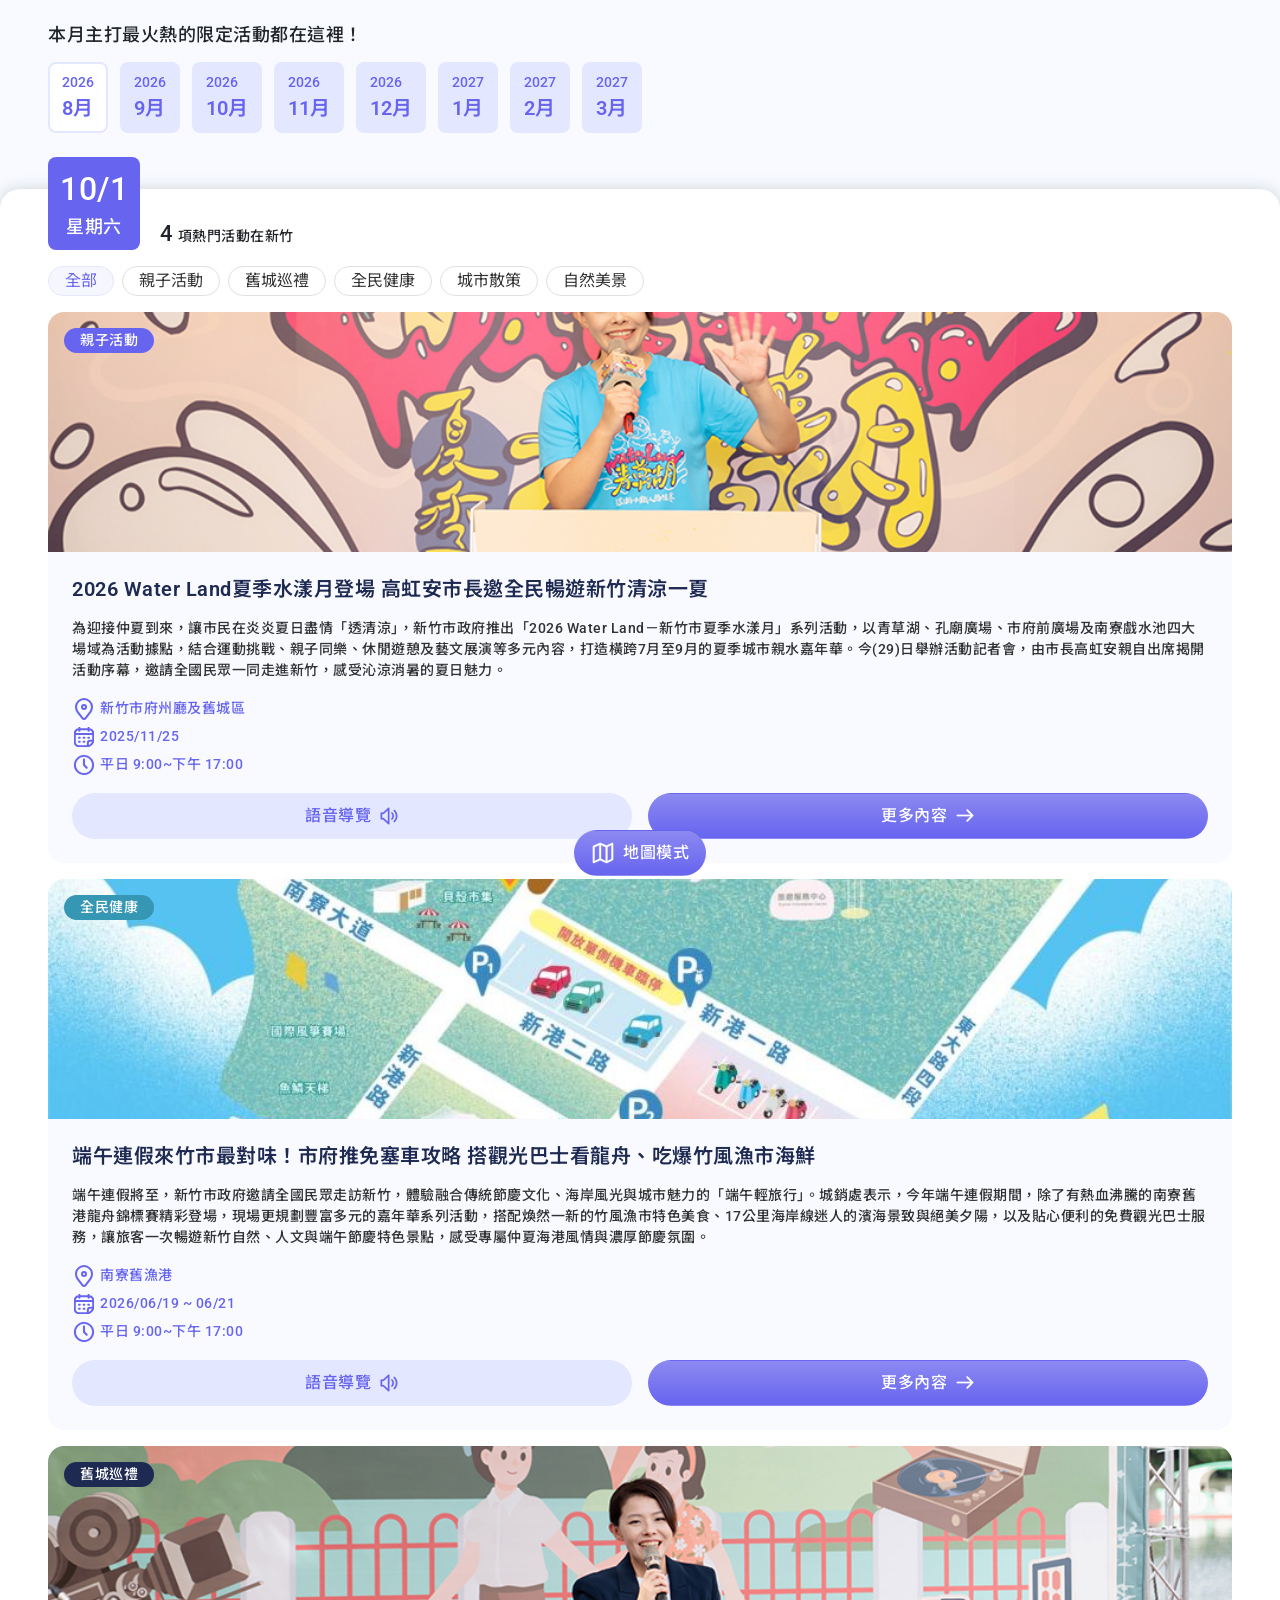
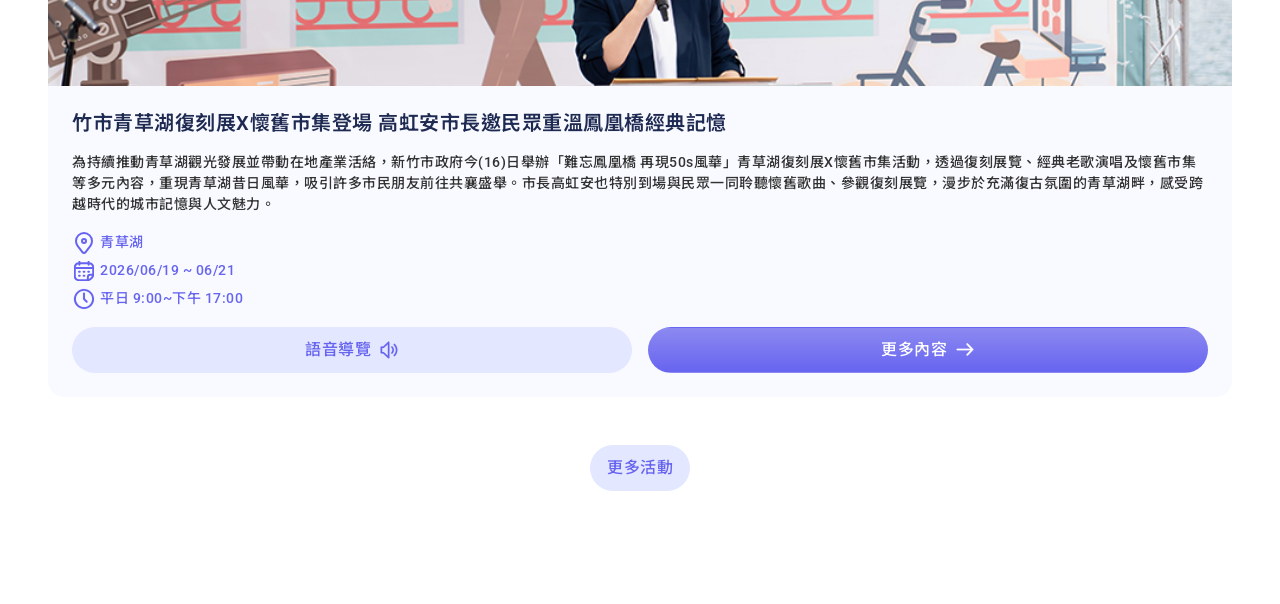
<file: index.html>
<!DOCTYPE html>
<html lang="zh-Hant-TW">
<head>
    <title>新竹通</title>
    <meta charset="utf-8">
    <meta http-equiv="X-UA-Compatible" content="IE=edge">
    <meta name="viewport" content="width=device-width, initial-scale=1">
    <meta name="keywords" content="新竹通">
    <meta name="description" content="新竹通" />
    <meta http-equiv="X-UA-Compatible" content="IE=edge">

    <meta property="og:site_name" content="新竹通" />
    <meta property="og:image" content="assets/images/fb-img.png" />
    <!--分享設定-->
    <link rel="icon" href="assets/images/favicon.ico" type="image/ico" />
    <!--iconfont設定-->
    <link rel="stylesheet" href="assets/style/all.css">
    <!--css設定-->
</head>

<body>
	<!--頁面開始-->
	<div class="wrapper">
		<main class="main">
			<!--內容區塊開始-->
<div class="calendar">
	<!--固定主要按鈕-->
	<a href="map.html" class="calendar-main-btn btn btn-main">
		<img src="./assets/images/ic-map.svg" alt="icon" class="me-2">地圖模式
	</a>
	<!--內容開始-->
	<div class="container">
		<h2 class="fs-4 mb-3">本月主打最火熱的限定活動都在這裡！</h2>

		<div class="calendar-tabs mb-4 scrollbar" role="tablist">
			<button class="calendar-tabs-link active" data-bs-toggle="tab" type="button" role="tab" title="2026年8月">
				<span>2026</span>
				<p>8月</p>
			</button>
			<button class="calendar-tabs-link" data-bs-toggle="tab" type="button" role="tab" title="2026年8月">
				<span>2026</span>
				<p>9月</p>
			</button>
			<button class="calendar-tabs-link" data-bs-toggle="tab" type="button" role="tab" title="2026年10月">
				<span>2026</span>
				<p>10月</p>
			</button>
			<button class="calendar-tabs-link" data-bs-toggle="tab" type="button" role="tab"
				title="2026年11月"><span>2026</span>
				<p>11月</p>
			</button>
			<button class="calendar-tabs-link" data-bs-toggle="tab" type="button" role="tab"
				title="2026年12月"><span>2026</span>
				<p>12月</p>
			</button>
			<button class="calendar-tabs-link" data-bs-toggle="tab" type="button" role="tab"
				title="2027年1月"><span>2027</span>
				<p>1月</p>
			</button>
			<button class="calendar-tabs-link" data-bs-toggle="tab" type="button" role="tab"
				title="2027年2月"><span>2027</span>
				<p>2月</p>
			</button>
			<button class="calendar-tabs-link" data-bs-toggle="tab" type="button" role="tab"
				title="2027年3月"><span>2027</span>
				<p>3月</p>
			</button>
		</div>
	</div>
	<div class="calendar-container">
		<div class="container">
			<div class="calendar-today mb-3">
				<div class="calendar-today-date">
					<span>10/1</span>
					<p>星期六</p>
				</div>
				<p><span class="m-1">4</span>項熱門活動在新竹</p>
			</div>
			<div class="calendar-tags scrollbar mb-3 js-ctags">
				<button type="button" class="btn calendar-tags-btn active" data-bs-toggle="button" data-con="all">
					全部
				</button>
				<button type="button" class="btn calendar-tags-btn" data-bs-toggle="button">
					親子活動
				</button>
				<button type="button" class="btn calendar-tags-btn" data-bs-toggle="button">
					舊城巡禮
				</button>
				<button type="button" class="btn calendar-tags-btn" data-bs-toggle="button">
					全民健康
				</button>
				<button type="button" class="btn calendar-tags-btn" data-bs-toggle="button">
					城市散策
				</button>
				<button type="button" class="btn calendar-tags-btn" data-bs-toggle="button">
					自然美景
				</button>
			</div>
			<div class="calendar-event mb-3">
				<div class="calendar-event-tag bg-primary">親子活動</div>
				<div class="calendar-event-img">
					<img src="./assets/images/event-demo.jpg" alt="活動照">
				</div>
				<div class="calendar-event-body">
					<h3 class="calendar-title">
						2026 Water Land夏季水漾月登場 高虹安市長邀全民暢遊新竹清涼一夏
					</h3>
					<p class="calendar-event-con mb-3">
						為迎接仲夏到來，讓市民在炎炎夏日盡情「透清涼」，新竹市政府推出「2026 Water
						Land－新竹市夏季水漾月」系列活動，以青草湖、孔廟廣場、市府前廣場及南寮戲水池四大場域為活動據點，結合運動挑戰、親子同樂、休閒遊憩及藝文展演等多元內容，打造橫跨7月至9月的夏季城市親水嘉年華。今(29)日舉辦活動記者會，由市長高虹安親自出席揭開活動序幕，邀請全國民眾一同走進新竹，感受沁涼消暑的夏日魅力。
					</p>
					<ul class="calendar-event-info mb-3">
						<li><img src="./assets/images/ic-locate.svg" alt="icon">新竹市府州廳及舊城區</li>
						<li><img src="./assets/images/ic-calendar.svg" alt="icon">2025/11/25</li>
						<li><img src="./assets/images/ic-time.svg" alt="icon">平日 9:00~下午 17:00</li>
					</ul>
					<div class="row gx-3">
						<div class="col-6">
							<a href="#" class="btn btn-basic w-100">
								語音導覽<img src="./assets/images/ic-voice.svg" alt="icon" class="ms-2">
							</a>
						</div>
						<div class="col-6">
							<a href="#" class="btn btn-main w-100">
								更多內容<img src="./assets/images/ic-go.svg" alt="icon" class="ms-2">
							</a>
						</div>
					</div>
				</div>
			</div>
			<div class="calendar-event mb-3">
				<div class="calendar-event-tag bg-secondary">全民健康</div>
				<div class="calendar-event-img">
					<img src="./assets/images/event-demo1.jpg" alt="活動照">
				</div>
				<div class="calendar-event-body">
					<h3 class="calendar-title">
						端午連假來竹市最對味！市府推免塞車攻略 搭觀光巴士看龍舟、吃爆竹風漁市海鮮
					</h3>
					<p class="calendar-event-con mb-3">
						端午連假將至，新竹市政府邀請全國民眾走訪新竹，體驗融合傳統節慶文化、海岸風光與城市魅力的「端午輕旅行」。城銷處表示，今年端午連假期間，除了有熱血沸騰的南寮舊港龍舟錦標賽精彩登場，現場更規劃豐富多元的嘉年華系列活動，搭配煥然一新的竹風漁市特色美食、17公里海岸線迷人的濱海景致與絕美夕陽，以及貼心便利的免費觀光巴士服務，讓旅客一次暢遊新竹自然、人文與端午節慶特色景點，感受專屬仲夏海港風情與濃厚節慶氛圍。
					</p>
					<ul class="calendar-event-info mb-3">
						<li><img src="./assets/images/ic-locate.svg" alt="icon">南寮舊漁港</li>
						<li><img src="./assets/images/ic-calendar.svg" alt="icon">2026/06/19 ~ 06/21</li>
						<li><img src="./assets/images/ic-time.svg" alt="icon">平日 9:00~下午 17:00</li>
					</ul>
					<div class="row gx-3">
						<div class="col-6">
							<a href="#" class="btn btn-basic w-100">
								語音導覽<img src="./assets/images/ic-voice.svg" alt="icon" class="ms-2">
							</a>
						</div>
						<div class="col-6">
							<a href="#" class="btn btn-main w-100">
								更多內容<img src="./assets/images/ic-go.svg" alt="icon" class="ms-2">
							</a>
						</div>
					</div>
				</div>
			</div>
			<div class="calendar-event mb-5">
				<div class="calendar-event-tag bg-tertiary">舊城巡禮</div>
				<div class="calendar-event-img">
					<img src="./assets/images/event-demo2.jpg" alt="活動照">
				</div>
				<div class="calendar-event-body">
					<h3 class="calendar-title">
						竹市青草湖復刻展X懷舊市集登場 高虹安市長邀民眾重溫鳳凰橋經典記憶
					</h3>
					<p class="calendar-event-con mb-3">
						為持續推動青草湖觀光發展並帶動在地產業活絡，新竹市政府今(16)日舉辦「難忘鳳凰橋
						再現50s風華」青草湖復刻展X懷舊市集活動，透過復刻展覽、經典老歌演唱及懷舊市集等多元內容，重現青草湖昔日風華，吸引許多市民朋友前往共襄盛舉。市長高虹安也特別到場與民眾一同聆聽懷舊歌曲、參觀復刻展覽，漫步於充滿復古氛圍的青草湖畔，感受跨越時代的城市記憶與人文魅力。
					</p>
					<ul class="calendar-event-info mb-3">
						<li><img src="./assets/images/ic-locate.svg" alt="icon">青草湖</li>
						<li><img src="./assets/images/ic-calendar.svg" alt="icon">2026/06/19 ~ 06/21</li>
						<li><img src="./assets/images/ic-time.svg" alt="icon">平日 9:00~下午 17:00</li>
					</ul>
					<div class="row gx-3">
						<div class="col-6">
							<a href="#" class="btn btn-basic w-100">
								語音導覽<img src="./assets/images/ic-voice.svg" alt="icon" class="ms-2">
							</a>
						</div>
						<div class="col-6">
							<a href="#" class="btn btn-main w-100">
								更多內容<img src="./assets/images/ic-go.svg" alt="icon" class="ms-2">
							</a>
						</div>
					</div>
				</div>
			</div>
			<div class="d-flex justify-content-center">
				<a href="#" class="btn btn-basic">
					更多活動
				</a>
			</div>
		</div>
	</div>
</div>
		</main>
	</div>
	<!-- SCRIPTS -->
<script src="assets/js/jquery-3.7.1.min.js"></script>
<script src="assets/js/bootstrap.bundle.min.js"></script>
<!--自訂-->
<script>
    $(function () {
        //------tags切換
        $('.js-ctags').on('click', '.calendar-tags-btn', function () {
    const $wrap = $(this).closest('.js-ctags');
    const $allBtn = $wrap.find('[data-con="all"]');

    // 等 Bootstrap 處理完 active 狀態
    setTimeout(() => {

        // 點擊的是「全部」
        if ($(this).is('[data-con="all"]')) {

            $wrap.find('.calendar-tags-btn')
                .not($allBtn)
                .removeClass('active')
                .attr('aria-pressed', 'false');

            $allBtn
                .addClass('active')
                .attr('aria-pressed', 'true');

            return;
        }

        // 點擊其他 Tag
        $allBtn.removeClass('active')
               .attr('aria-pressed', 'false');

        // 檢查是否還有其他 active Tag
        const activeCount = $wrap.find(
            '.calendar-tags-btn.active:not([data-con="all"])'
        ).length;

        // 如果都沒選，恢復「全部」
        if (activeCount === 0) {
            $allBtn
                .addClass('active')
                .attr('aria-pressed', 'true');
        }
    }, 0);
});
    });
</script>
</body>

</html>
</file>
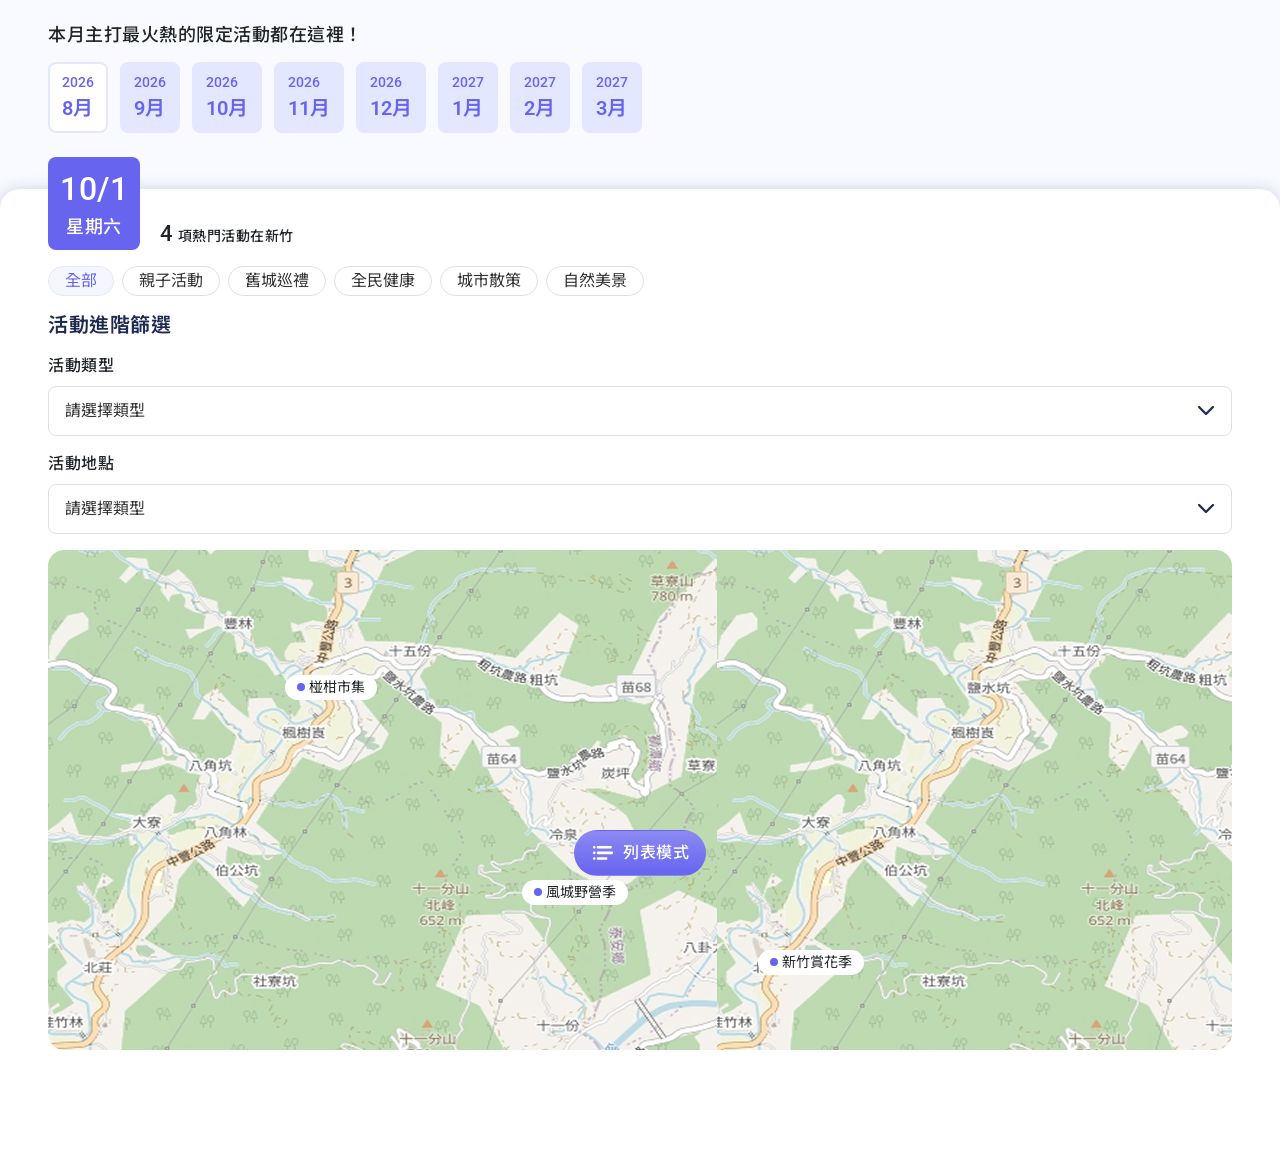
<file: map.html>
<!DOCTYPE html>
<html lang="zh-Hant-TW">
<head>
    <title>新竹通</title>
    <meta charset="utf-8">
    <meta http-equiv="X-UA-Compatible" content="IE=edge">
    <meta name="viewport" content="width=device-width, initial-scale=1">
    <meta name="keywords" content="新竹通">
    <meta name="description" content="新竹通" />
    <meta http-equiv="X-UA-Compatible" content="IE=edge">

    <meta property="og:site_name" content="新竹通" />
    <meta property="og:image" content="assets/images/fb-img.png" />
    <!--分享設定-->
    <link rel="icon" href="assets/images/favicon.ico" type="image/ico" />
    <!--iconfont設定-->
    <link rel="stylesheet" href="assets/style/all.css">
    <!--css設定-->
</head>

<body>
	<!--頁面開始-->
	<div class="wrapper">
		<main class="main">
			<!--活動視窗開始-->
<div class="modal fade" id="event" tabindex="-1">
	<div class="modal-dialog modal-dialog-centered">
	  <div class="modal-content">
		<button type="button" class="btn-close" data-bs-dismiss="modal" aria-label="Close"></button>
			<div class="calendar-event">
				<div class="calendar-event-tag bg-secondary">全民健康</div>
				<div class="calendar-event-img">
					<img src="./assets/images/event-demo1.jpg" alt="活動照">
				</div>
				<div class="calendar-event-body">
					<h3 class="calendar-title">
						端午連假來竹市最對味！市府推免塞車攻略 搭觀光巴士看龍舟、吃爆竹風漁市海鮮
					</h3>
					<p class="calendar-event-con mb-3">
						端午連假將至，新竹市政府邀請全國民眾走訪新竹，體驗融合傳統節慶文化、海岸風光與城市魅力的「端午輕旅行」。城銷處表示，今年端午連假期間，除了有熱血沸騰的南寮舊港龍舟錦標賽精彩登場，現場更規劃豐富多元的嘉年華系列活動，搭配煥然一新的竹風漁市特色美食、17公里海岸線迷人的濱海景致與絕美夕陽，以及貼心便利的免費觀光巴士服務，讓旅客一次暢遊新竹自然、人文與端午節慶特色景點，感受專屬仲夏海港風情與濃厚節慶氛圍。
					</p>
					<ul class="calendar-event-info mb-3">
						<li><img src="./assets/images/ic-locate.svg" alt="icon">南寮舊漁港</li>
						<li><img src="./assets/images/ic-calendar.svg" alt="icon">2026/06/19 ~ 06/21</li>
						<li><img src="./assets/images/ic-time.svg" alt="icon">平日 9:00~下午 17:00</li>
					</ul>
					<div class="row gx-3">
						<div class="col-6">
							<a href="#" class="btn btn-basic w-100">
								語音導覽<img src="./assets/images/ic-voice.svg" alt="icon" class="ms-2">
							</a>
						</div>
						<div class="col-6">
							<a href="#" class="btn btn-main w-100">
								更多內容<img src="./assets/images/ic-go.svg" alt="icon" class="ms-2">
							</a>
						</div>
					</div>
				</div>
			</div>
	  </div>
	</div>
  </div>

<!--內容區塊開始-->
<div class="calendar">
	<!--固定主要按鈕-->
	<a href="index.html" class="calendar-main-btn btn btn-main">
		<img src="./assets/images/ic-list.svg" alt="icon" class="me-2">列表模式
	</a>
	<!--內容開始-->
	<div class="container">
		<h2 class="fs-4 mb-3">本月主打最火熱的限定活動都在這裡！</h2>

		<div class="calendar-tabs mb-4 scrollbar" role="tablist">
			<button class="calendar-tabs-link active" data-bs-toggle="tab" type="button" role="tab" title="2026年8月">
				<span>2026</span>
				<p>8月</p>
			</button>
			<button class="calendar-tabs-link" data-bs-toggle="tab" type="button" role="tab" title="2026年8月">
				<span>2026</span>
				<p>9月</p>
			</button>
			<button class="calendar-tabs-link" data-bs-toggle="tab" type="button" role="tab" title="2026年10月">
				<span>2026</span>
				<p>10月</p>
			</button>
			<button class="calendar-tabs-link" data-bs-toggle="tab" type="button" role="tab"
				title="2026年11月"><span>2026</span>
				<p>11月</p>
			</button>
			<button class="calendar-tabs-link" data-bs-toggle="tab" type="button" role="tab"
				title="2026年12月"><span>2026</span>
				<p>12月</p>
			</button>
			<button class="calendar-tabs-link" data-bs-toggle="tab" type="button" role="tab"
				title="2027年1月"><span>2027</span>
				<p>1月</p>
			</button>
			<button class="calendar-tabs-link" data-bs-toggle="tab" type="button" role="tab"
				title="2027年2月"><span>2027</span>
				<p>2月</p>
			</button>
			<button class="calendar-tabs-link" data-bs-toggle="tab" type="button" role="tab"
				title="2027年3月"><span>2027</span>
				<p>3月</p>
			</button>
		</div>
	</div>
	<div class="calendar-container">
		<div class="container">
			<div class="calendar-today mb-3">
				<div class="calendar-today-date">
					<span>10/1</span>
					<p>星期六</p>
				</div>
				<p><span class="m-1">4</span>項熱門活動在新竹</p>
			</div>
			<div class="calendar-tags scrollbar mb-3 js-ctags">
				<button type="button" class="btn calendar-tags-btn active" data-bs-toggle="button" data-con="all">
					全部
				</button>
				<button type="button" class="btn calendar-tags-btn" data-bs-toggle="button">
					親子活動
				</button>
				<button type="button" class="btn calendar-tags-btn" data-bs-toggle="button">
					舊城巡禮
				</button>
				<button type="button" class="btn calendar-tags-btn" data-bs-toggle="button">
					全民健康
				</button>
				<button type="button" class="btn calendar-tags-btn" data-bs-toggle="button">
					城市散策
				</button>
				<button type="button" class="btn calendar-tags-btn" data-bs-toggle="button">
					自然美景
				</button>
			</div>
			<h3 class="calendar-title">活動進階篩選</h3>
			<div class="mb-3">
				<label for="event-type" class="form-label">活動類型</label>
				<select class="form-select" id="event-type">
					<option selected>請選擇類型</option>
					<option value="1">One</option>
					<option value="2">Two</option>
					<option value="3">Three</option>
				</select>
			</div>
			<div class="mb-3">
				<label for="event-locate" class="form-label">活動地點</label>
				<select class="form-select" id="event-locate">
					<option selected>請選擇類型</option>
					<option value="1">One</option>
					<option value="2">Two</option>
					<option value="3">Three</option>
				</select>
			</div>
			<div class="calendar-map" style="background: url('assets/images/map-demo.jpg');height: 500px;">
				<button class="btn calendar-map-pin" style="left: 20%;top: 25%;" data-bs-toggle="modal" data-bs-target="#event">椪柑市集</button>
				<button class="btn calendar-map-pin" style="left: 40%;top: 66%;" data-bs-toggle="modal" data-bs-target="#event">風城野營季</button>
				<button class="btn calendar-map-pin" style="left: 60%;top: 80%;" data-bs-toggle="modal" data-bs-target="#event">新竹賞花季</button>
			</div>
		</div>
	</div>
</div>
		</main>
	</div>
	<!-- SCRIPTS -->
<script src="assets/js/jquery-3.7.1.min.js"></script>
<script src="assets/js/bootstrap.bundle.min.js"></script>
<!--自訂-->
<script>
    $(function () {
        //------tags切換
        $('.js-ctags').on('click', '.calendar-tags-btn', function () {
    const $wrap = $(this).closest('.js-ctags');
    const $allBtn = $wrap.find('[data-con="all"]');

    // 等 Bootstrap 處理完 active 狀態
    setTimeout(() => {

        // 點擊的是「全部」
        if ($(this).is('[data-con="all"]')) {

            $wrap.find('.calendar-tags-btn')
                .not($allBtn)
                .removeClass('active')
                .attr('aria-pressed', 'false');

            $allBtn
                .addClass('active')
                .attr('aria-pressed', 'true');

            return;
        }

        // 點擊其他 Tag
        $allBtn.removeClass('active')
               .attr('aria-pressed', 'false');

        // 檢查是否還有其他 active Tag
        const activeCount = $wrap.find(
            '.calendar-tags-btn.active:not([data-con="all"])'
        ).length;

        // 如果都沒選，恢復「全部」
        if (activeCount === 0) {
            $allBtn
                .addClass('active')
                .attr('aria-pressed', 'true');
        }
    }, 0);
});
    });
</script>
</body>

</html>
</file>
